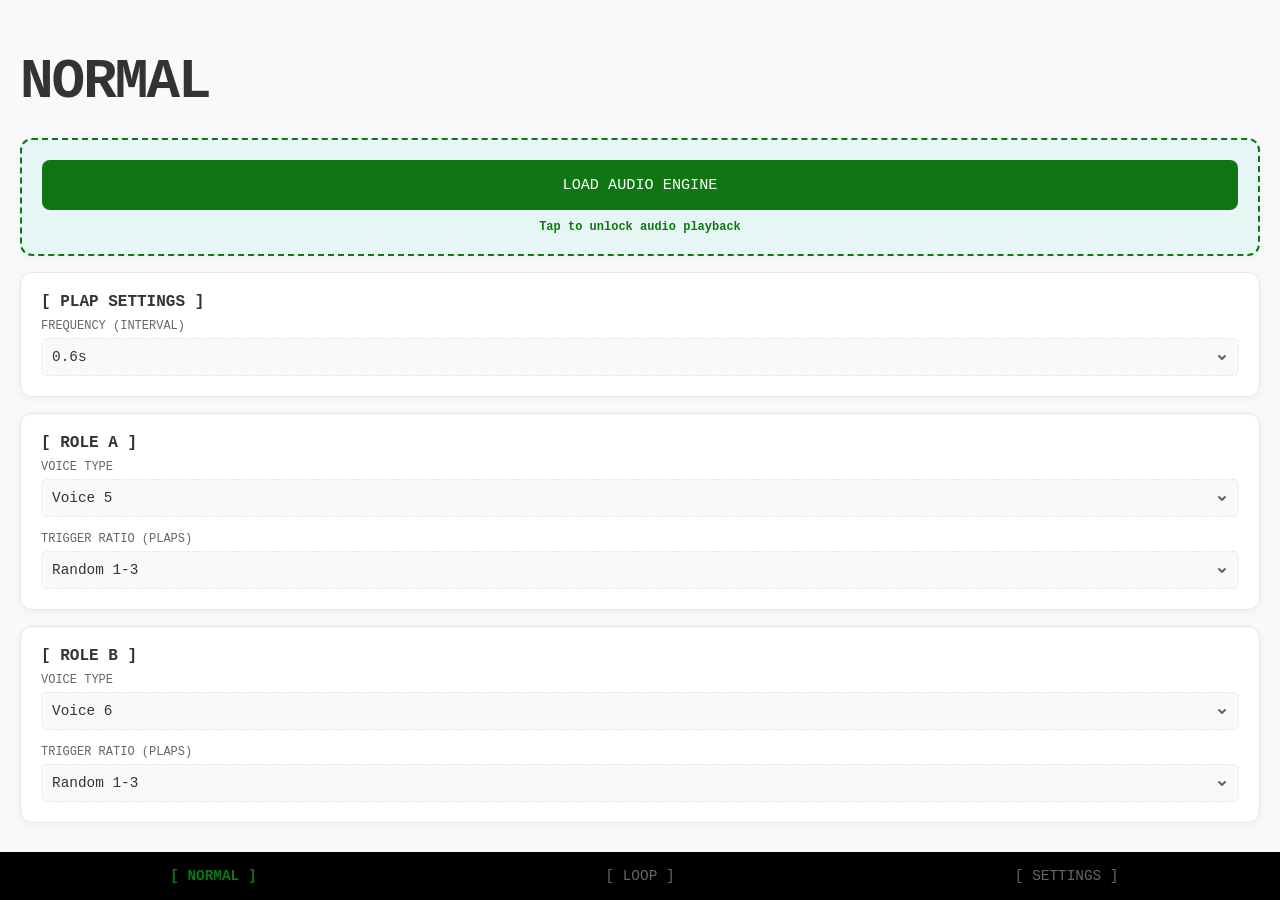
<file: index.html>
<!DOCTYPE html>
<html lang="zh-CN">

<head>
    <meta charset="UTF-8">
    <meta name="viewport"
        content="width=device-width, initial-scale=1.0, maximum-scale=1.0, user-scalable=no, viewport-fit=cover">
    <meta name="apple-mobile-web-app-capable" content="yes">
    <meta name="apple-mobile-web-app-status-bar-style" content="black-translucent">
    <title>Audio Player</title>
    <link rel="stylesheet" href="style.css">
    <link rel="manifest" href="manifest.json">
    <link rel="apple-touch-icon" href="apple-touch-icon.png">
    <style>
        /* 页面标题样式 */
        .page-title {
            font-size: 3.5rem;
            font-weight: bold;
            margin-bottom: 24px;
            color: var(--text-primary);
            letter-spacing: -2px;
            text-transform: uppercase;
        }

        /* 播放按钮样式覆盖 (实线边框) */
        .play-btn {
            border-style: solid !important;
        }

        /* 播放状态下的文字颜色覆盖 */
        .play-btn.playing {
            color: white !important;
        }

        /* 自定义滑块样式 (放大拖动按钮) */
        input[type="range"] {
            -webkit-appearance: none;
            appearance: none;
            width: 100%;
            height: 88px;
            /* 点击区域高度 */
            background: transparent;
        }

        /* 轨道样式 */
        input[type="range"]::-webkit-slider-runnable-track {
            width: 100%;
            height: 6px;
            background: var(--border-color);
            border-radius: 3px;
        }

        /* 拖动滑块 (Thumb) 样式 - 放大到两倍 */
        input[type="range"]::-webkit-slider-thumb {
            -webkit-appearance: none;
            appearance: none;
            width: 36px;
            height: 36px;
            background: #ffffff;
            border: 2px solid var(--accent-color);
            border-radius: 50%;
            margin-top: -11px;
            /* (轨道高度/2) - (滑块高度/2) */
            box-shadow: 0 2px 5px rgba(0, 0, 0, 0.2);
        }

        /* Stepper 样式 */
        .stepper {
            display: flex;
            align-items: center;
            justify-content: space-between;
            background: var(--bg-color);
            border: 1px dashed var(--border-color);
            border-radius: 8px;
            padding: 5px 10px;
            margin-top: 5px;
        }

        .stepper-val {
            font-size: 1.1rem;
            font-weight: bold;
            color: var(--accent-color);
        }

        .stepper-controls {
            display: flex;
            gap: 10px;
        }

        .step-btn {
            width: 40px;
            height: 40px;
            border-radius: 6px;
            border: 1px solid var(--border-color);
            background: white;
            font-family: inherit;
            font-size: 1.2rem;
            color: var(--accent-color);
            display: flex;
            align-items: center;
            justify-content: center;
            cursor: pointer;
            box-shadow: 0 1px 3px rgba(0,0,0,0.1);
        }

        .step-btn:active {
            background-color: var(--bg-color);
            transform: translateY(1px);
        }
    </style>
</head>

<body>
    <div id="app">

        <!-- 页面内容区域 -->
        <main class="content-area" style="padding-top: calc(env(safe-area-inset-top, 44px) + 50px); padding-bottom: 40px !important;">
            <!-- 页面 1: 普通播放 (HOME) -->
            <section id="view-normal" class="view active">
                <h1 class="page-title">NORMAL</h1>

                <!-- 首页快速加载按钮 -->
                <div id="home-load-area" class="card" style="border: 2px dashed var(--accent-color); background-color: var(--accent-light);">
                    <div id="home-load-btn" class="action-btn" style="border: none; background: var(--accent-color); color: white;">
                        <span>LOAD AUDIO ENGINE</span>
                    </div>
                    <p style="font-size: 0.75rem; color: var(--accent-color); text-align: center; margin-top: 10px; font-weight: bold;">
                        Tap to unlock audio playback
                    </p>
                </div>
                
                <!-- 拍打声设置 -->
                <div class="card">
                    <h2 class="card-title">[ PLAP SETTINGS ]</h2>
                    <div class="control-group">
                        <label>Frequency (Interval)</label>
                        <select id="plap-interval">
                            <option value="50">0.05s (Max)</option>
                            <option value="100">0.1s</option>
                            <option value="150">0.15s</option>
                            <option value="200">0.2s (Fast)</option>
                            <option value="300">0.3s</option>
                            <option value="600" selected>0.6s</option>
                            <option value="900">0.9s</option>
                            <option value="1200">1.2s</option>
                            <option value="1500">1.5s (Slow)</option>
                        </select>
                    </div>
                </div>

                <!-- 角色A设置 -->
                <div class="card">
                    <h2 class="card-title">[ ROLE A ]</h2>
                    <div class="control-group">
                        <label>Voice Type</label>
                        <select id="role-a-voice">
                            <option value="1">Voice 1</option>
                            <option value="2">Voice 2</option>
                            <option value="3">Voice 3</option>
                            <option value="4">Voice 4</option>
                            <option value="5" selected>Voice 5</option>
                            <option value="6">Voice 6</option>
                            <option value="7">Voice 7</option>
                        </select>
                    </div>
                    <div class="control-group">
                        <label>Trigger Ratio (Plaps)</label>
                        <select id="role-a-ratio">
                            <option value="none">None</option>
                            <option value="1">Every 1 plap</option>
                            <option value="2">Every 2 plaps</option>
                            <option value="3">Every 3 plaps</option>
                            <option value="4">Every 4 plaps</option>
                            <option value="5">Every 5 plaps</option>
                            <option value="6">Every 6 plaps</option>
                            <option value="random-1-3" selected>Random 1-3</option>
                            <option value="random-4-6">Random 4-6</option>
                        </select>
                    </div>
                </div>

                <!-- 角色B设置 -->
                <div class="card">
                    <h2 class="card-title">[ ROLE B ]</h2>
                    <div class="control-group">
                        <label>Voice Type</label>
                        <select id="role-b-voice">
                            <option value="none">None</option>
                            <option value="1">Voice 1</option>
                            <option value="2">Voice 2</option>
                            <option value="3">Voice 3</option>
                            <option value="4">Voice 4</option>
                            <option value="5">Voice 5</option>
                            <option value="6" selected>Voice 6</option>
                            <option value="7">Voice 7</option>
                        </select>
                    </div>
                    <div class="control-group">
                        <label>Trigger Ratio (Plaps)</label>
                        <select id="role-b-ratio">
                            <option value="none">None</option>
                            <option value="1">Every 1 plap</option>
                            <option value="2">Every 2 plaps</option>
                            <option value="3">Every 3 plaps</option>
                            <option value="4">Every 4 plaps</option>
                            <option value="5">Every 5 plaps</option>
                            <option value="6">Every 6 plaps</option>
                            <option value="random-1-3" selected>Random 1-3</option>
                            <option value="random-4-6">Random 4-6</option>
                        </select>
                    </div>
                </div>

                <div class="main-controls" style="margin-top: 30px;">
                    <button id="main-play-btn" class="action-btn play-btn">
                        <span>START PLAYBACK</span>
                    </button>
                </div>
            </section>

            <!-- 页面 2: 循环播放 -->
            <section id="view-loop" class="view">
                <h1 class="page-title">LOOP</h1>
                <!-- 片段数量设置 -->
                <div class="card">
                    <h2 class="card-title">[ LOOP CONFIG ]</h2>
                    <div class="control-group">
                        <label>Number of Segments</label>
                        <select id="loop-segment-count">
                            <option value="2">2 Segments</option>
                            <option value="3" selected>3 Segments</option>
                            <option value="4">4 Segments</option>
                        </select>
                    </div>
                </div>

                <!-- 全局音色设置 -->
                <div class="card">
                    <h2 class="card-title">[ GLOBAL VOICES ]</h2>
                    <div class="control-group">
                        <label>Role A Voice</label>
                        <select id="loop-role-a-voice">
                            <option value="1">Voice 1</option>
                            <option value="2">Voice 2</option>
                            <option value="3">Voice 3</option>
                            <option value="4">Voice 4</option>
                            <option value="5" selected>Voice 5</option>
                            <option value="6">Voice 6</option>
                            <option value="7">Voice 7</option>
                        </select>
                    </div>
                    <div class="control-group">
                        <label>Role B Voice</label>
                        <select id="loop-role-b-voice">
                            <option value="none">None</option>
                            <option value="1">Voice 1</option>
                            <option value="2">Voice 2</option>
                            <option value="3">Voice 3</option>
                            <option value="4">Voice 4</option>
                            <option value="5">Voice 5</option>
                            <option value="6">Voice 6</option>
                            <option value="7" selected>Voice 7</option>
                        </select>
                    </div>
                </div>

                <!-- 动态生成的片段卡片容器 -->
                <div id="loop-segments-container"></div>

                <div class="main-controls" style="margin-top: 30px;">
                    <button id="loop-play-btn" class="action-btn play-btn">
                        <span>START LOOP</span>
                    </button>
                </div>
            </section>

            <!-- 页面 3: 设置 -->
            <section id="view-settings" class="view">
                <h1 class="page-title">SETTINGS</h1>
                <!-- 数据管理卡片 -->
                <div class="card">
                    <h2 class="card-title">[ CACHE MANAGEMENT ]</h2>
                    <p class="card-desc">Clear cached audio and assets to free up space or fix issues.</p>
                    <div class="action-btn" id="clear-cache-btn"
                        style="border-style: dotted; font-size: 0.8rem; padding: 10px;">
                        <span>Clear App Cache</span>
                    </div>
                </div>

                <!-- 音量控制卡片 -->
                <div class="card">
                    <h2 class="card-title">[ VOLUME SETTINGS ]</h2>
                    <div class="control-group">
                        <label>Plap Sound Volume</label>
                        <input type="range" id="vol-plap" min="0" max="1" step="0.01" value="1"
                            style="width:100%; height: 50px; accent-color: var(--accent-color);">
                    </div>
                    <div class="control-group">
                        <label>Role A Volume</label>
                        <input type="range" id="vol-role-a" min="0" max="1" step="0.01" value="1"
                            style="width:100%; height: 50px; accent-color: var(--accent-color);">
                    </div>
                    <div class="control-group">
                        <label>Role B Volume</label>
                        <input type="range" id="vol-role-b" min="0" max="1" step="0.01" value="1"
                            style="width:100%; height: 50px; accent-color: var(--accent-color);">
                    </div>
                </div>
            </section>
        </main>

        <!-- 底部导航栏 -->
        <nav class="bottom-nav">
            <button class="nav-btn active" data-target="view-normal">[ NORMAL ]</button>
            <button class="nav-btn" data-target="view-loop">[ LOOP ]</button>
            <button class="nav-btn" data-target="view-settings">[ SETTINGS ]</button>
        </nav>
    </div>

    <script src="audio-engine.js"></script>
    <script src="app.js"></script>
</body>

</html>
</file>
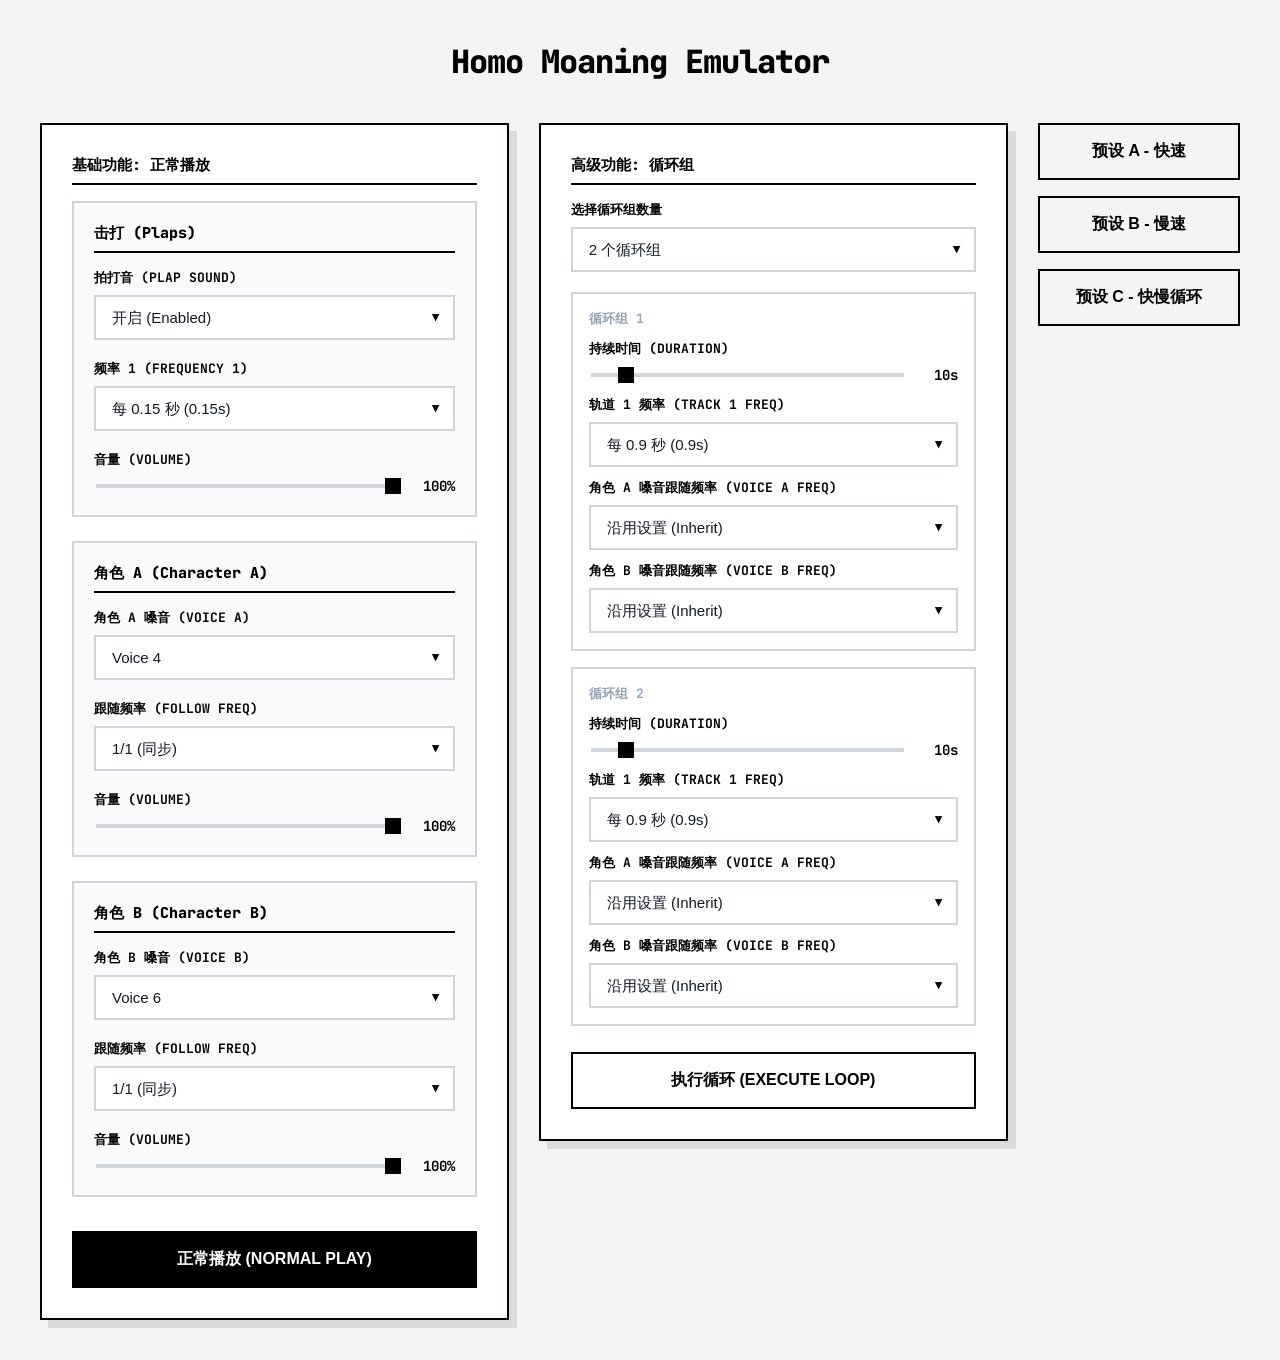
<file: Homo Moaning Emulator.html>
<!DOCTYPE html>
<html lang="zh-CN">

<head>
    <meta charset="UTF-8">
    <meta name="viewport" content="width=device-width, initial-scale=1.0">
    <title>Homo Moaning Emulator</title>
    <link href="https://fonts.googleapis.com/css2?family=JetBrains+Mono:wght@400;500;700;800&display=swap" rel="stylesheet">
    <style>
        :root {
            --bg-color: #f3f4f6;
            --panel-bg: #ffffff;
            --text-color: #111827;
            --primary: #000000;
            --primary-hover: #374151;
            --danger: #dc2626;
            --danger-hover: #b91c1c;
            --border-color: #d1d5db;
        }

        body {
            margin: 0;
            padding: 40px 20px;
            font-family: 'JetBrains Mono', Consolas, 'Courier New', monospace;
            background: var(--bg-color);
            color: var(--text-color);
            display: flex;
            flex-direction: column;
            align-items: center;
            min-height: 100vh;
            box-sizing: border-box;
        }

        .main-title {
            margin: 0 0 40px 0;
            font-size: 32px;
            font-weight: 900;
            text-align: center;
            color: var(--primary);
            letter-spacing: -1px;
        }

        .main-layout {
            display: flex;
            flex-direction: column;
            gap: 30px;
            width: 100%;
            max-width: 1200px;
        }

        @media (min-width: 768px) {
            .main-layout {
                flex-direction: row;
                align-items: flex-start;
            }
        }

        .container {
            background: var(--panel-bg);
            border: 2px solid var(--primary);
            padding: 30px;
            width: 100%;
            flex: 1;
            box-sizing: border-box;
            box-shadow: 8px 8px 0px rgba(0, 0, 0, 0.1);
        }

        .form-group {
            margin-bottom: 20px;
        }

        .form-group label {
            display: block;
            margin-bottom: 8px;
            font-size: 13px;
            font-weight: 700;
            color: var(--primary);
            text-transform: uppercase;
        }

        select {
            width: 100%;
            padding: 12px 16px;
            border-radius: 0;
            background: #ffffff;
            border: 2px solid var(--border-color);
            color: var(--text-color);
            font-size: 15px;
            font-weight: 500;
            outline: none;
            cursor: pointer;
            transition: border-color 0.2s;
            appearance: none;
        }

        .select-wrapper {
            position: relative;
        }

        .select-wrapper::after {
            content: "▼";
            font-size: 12px;
            position: absolute;
            right: 16px;
            top: 50%;
            transform: translateY(-50%);
            color: var(--primary);
            pointer-events: none;
        }

        select:focus {
            border-color: var(--primary);
        }

        button {
            width: 100%;
            padding: 16px;
            border-radius: 0;
            border: 2px solid var(--primary);
            background: var(--primary);
            color: white;
            font-size: 16px;
            font-weight: 700;
            text-transform: uppercase;
            cursor: pointer;
            transition: all 0.2s ease;
            margin-top: 10px;
        }

        button:hover {
            background: var(--panel-bg);
            color: var(--primary);
        }

        button:active {
            transform: translateY(2px);
        }

        button.playing {
            background: var(--danger);
            border-color: var(--danger);
            color: white;
        }

        button.playing:hover {
            background: var(--panel-bg);
            color: var(--danger);
        }

        .track-container {
            background: #f9fafb;
            border: 2px solid var(--border-color);
            padding: 20px;
            margin-bottom: 24px;
        }

        .track-title {
            margin: 0 0 16px 0;
            font-size: 15px;
            font-weight: 800;
            color: var(--primary);
            border-bottom: 2px solid var(--primary);
            padding-bottom: 8px;
        }

        .track-container .form-group:last-child {
            margin-bottom: 0;
        }

        .loop-section {
            margin-top: 0;
        }

        .loop-group-block {
            background: #ffffff;
            padding: 16px;
            margin-bottom: 16px;
            border: 2px solid var(--border-color);
            transition: all 0.2s ease;
        }

        .loop-group-block.active {
            border-color: var(--primary);
            background: #f3f4f6;
        }

        .slider-group {
            display: flex;
            align-items: center;
            gap: 12px;
        }

        .slider-group input[type="range"] {
            flex: 1;
            accent-color: var(--primary);
            height: 4px;
            background: var(--border-color);
            appearance: none;
            outline: none;
        }

        .slider-group input[type="range"]::-webkit-slider-thumb {
            appearance: none;
            width: 16px;
            height: 16px;
            background: var(--primary);
            cursor: pointer;
            border-radius: 0;
        }

        .slider-value {
            font-size: 14px;
            font-weight: 700;
            color: var(--primary);
            min-width: 40px;
            text-align: right;
        }

        .execute-btn {
            background: #ffffff;
            color: var(--primary);
            border: 2px solid var(--primary);
        }

        .execute-btn:hover {
            background: var(--primary);
            color: #ffffff;
        }

        .execute-btn.playing {
            background: var(--danger);
            border-color: var(--danger);
            color: white;
        }

        .execute-btn.playing:hover {
            background: #ffffff;
            color: var(--danger);
        }

        .presets-card {
            display: flex;
            flex-direction: column;
            gap: 16px;
            flex: 0.5;
            min-width: 200px;
        }

        .presets-card button {
            margin: 0;
            background: transparent;
            color: var(--primary);
        }

        .presets-card button:hover {
            background: var(--primary);
            color: #ffffff;
        }

        /* Ripple Effect */
        #ripple-container {
            position: fixed;
            top: 0;
            left: 0;
            width: 100vw;
            height: 100vh;
            pointer-events: none;
            overflow: hidden;
            z-index: -1;
        }

        .ripple {
            position: absolute;
            left: 50%;
            transform: translateX(-50%);
            border-radius: 50%;
            border: solid #000000;
            pointer-events: none;
            animation: ripple-anim 1.5s cubic-bezier(0.1, 0.8, 0.3, 1) forwards;
        }

        @keyframes ripple-anim {
            0% {
                width: 1000px;
                height: 1000px;
                bottom: -3020px;
                border-width: 1000px;
                opacity: 1;
            }

            100% {
                width: 5000px;
                height: 5000px;
                bottom: -3020px;
                border-width: 5px;
                opacity: 0;
            }
        }

        /* Shake Effect */
        @keyframes shake {
            0% {
                transform: translate(0, 0);
            }

            20% {
                transform: translate(-2px, 2px);
            }

            40% {
                transform: translate(2px, -2px);
            }

            60% {
                transform: translate(-2px, -1px);
            }

            80% {
                transform: translate(1px, 2px);
            }

            100% {
                transform: translate(0, 0);
            }
        }

        .shake-active {
            animation: shake 0.2s cubic-bezier(.36, .07, .19, .97) both;
        }
    </style>
</head>

<body>
    <div id="ripple-container"></div>

    <h1 class="main-title">Homo Moaning Emulator</h1>
    <div class="main-layout">
        <div class="container normal-play-card">
            <h3 class="track-title" style="margin-top:0;">基础功能: 正常播放</h3>

            <div class="track-container">
                <h3 class="track-title">击打 (Plaps)</h3>
                <div class="form-group">
                    <label for="voiceSelect1">拍打音 (Plap Sound)</label>
                    <div class="select-wrapper">
                        <select id="voiceSelect1">
                            <option value="plaps" selected>开启 (Enabled)</option>
                            <option value="disabled">禁用 (Disabled)</option>
                        </select>
                    </div>
                </div>
                <div class="form-group">
                    <label for="freqSelect1">频率 1 (Frequency 1)</label>
                    <div class="select-wrapper">
                        <select id="freqSelect1">
                            <option value="0.15">每 0.15 秒 (0.15s)</option>
                            <option value="0.3">每 0.3 秒 (0.3s)</option>
                            <option value="0.6">每 0.6 秒 (0.6s)</option>
                            <option value="0.9">每 0.9 秒 (0.9s)</option>
                            <option value="1.2">每 1.2 秒 (1.2s)</option>
                            <option value="1.5">每 1.5 秒 (1.5s)</option>
                        </select>
                    </div>
                </div>
                <div class="form-group">
                    <label>音量 (Volume)</label>
                    <div class="slider-group">
                        <input type="range" id="volSelect1" min="0" max="100" value="100" step="1"
                            oninput="document.getElementById('volVal1').textContent = this.value + '%'">
                        <span class="slider-value" id="volVal1">100%</span>
                    </div>
                </div>
            </div>

            <div class="track-container">
                <h3 class="track-title">角色 A (Character A)</h3>
                <div class="form-group">
                    <label for="voiceSelect2">角色 A 嗓音 (Voice A)</label>
                    <div class="select-wrapper">
                        <select id="voiceSelect2">
                            <option value="1">Voice 1</option>
                            <option value="2">Voice 2</option>
                            <option value="3">Voice 3</option>
                            <option value="4" selected>Voice 4</option>
                            <option value="5">Voice 5</option>
                            <option value="6">Voice 6</option>
                            <option value="7">Voice 7</option>
                        </select>
                    </div>
                </div>
                <div class="form-group">
                    <label for="freqSelect2">跟随频率 (Follow Freq)</label>
                    <div class="select-wrapper">
                        <select id="freqSelect2">
                            <option value="1">1/1 (同步)</option>
                            <option value="2">1/2 (两拍一次)</option>
                            <option value="3">1/3 (三拍一次)</option>
                            <option value="4">1/4 (四拍一次)</option>
                            <option value="5">1/5 (五拍一次)</option>
                            <option value="6">1/6 (六拍一次)</option>
                            <option value="random_high">高频随机 (High Freq Random)</option>
                            <option value="random_low">低频随机 (Low Freq Random)</option>
                        </select>
                    </div>
                </div>
                <div class="form-group">
                    <label>音量 (Volume)</label>
                    <div class="slider-group">
                        <input type="range" id="volSelect2" min="0" max="100" value="100" step="1"
                            oninput="document.getElementById('volVal2').textContent = this.value + '%'">
                        <span class="slider-value" id="volVal2">100%</span>
                    </div>
                </div>
            </div>

            <div class="track-container">
                <h3 class="track-title">角色 B (Character B)</h3>
                <div class="form-group">
                    <label for="voiceSelect3">角色 B 嗓音 (Voice B)</label>
                    <div class="select-wrapper">
                        <select id="voiceSelect3">
                            <option value="disabled">禁用 (Disabled)</option>
                            <option value="1">Voice 1</option>
                            <option value="2">Voice 2</option>
                            <option value="3">Voice 3</option>
                            <option value="4">Voice 4</option>
                            <option value="5">Voice 5</option>
                            <option value="6" selected>Voice 6</option>
                            <option value="7">Voice 7</option>
                        </select>
                    </div>
                </div>
                <div class="form-group">
                    <label for="freqSelect3">跟随频率 (Follow Freq)</label>
                    <div class="select-wrapper">
                        <select id="freqSelect3">
                            <option value="1">1/1 (同步)</option>
                            <option value="2">1/2 (两拍一次)</option>
                            <option value="3">1/3 (三拍一次)</option>
                            <option value="4">1/4 (四拍一次)</option>
                            <option value="5">1/5 (五拍一次)</option>
                            <option value="6">1/6 (六拍一次)</option>
                            <option value="random_high">高频随机 (High Freq Random)</option>
                            <option value="random_low">低频随机 (Low Freq Random)</option>
                        </select>
                    </div>
                </div>
                <div class="form-group">
                    <label>音量 (Volume)</label>
                    <div class="slider-group">
                        <input type="range" id="volSelect3" min="0" max="100" value="100" step="1"
                            oninput="document.getElementById('volVal3').textContent = this.value + '%'">
                        <span class="slider-value" id="volVal3">100%</span>
                    </div>
                </div>
            </div>

            <button id="playBtn">正常播放 (Normal Play)</button>
        </div>

        <div class="container advanced-play-card">
            <h3 class="track-title" style="margin-top:0;">高级功能: 循环组</h3>
            <div class="form-group">
                <label for="loopCountSelect">选择循环组数量</label>
                <div class="select-wrapper">
                    <select id="loopCountSelect">
                        <option value="2" selected>2 个循环组</option>
                        <option value="3">3 个循环组</option>
                        <option value="4">4 个循环组</option>
                    </select>
                </div>
            </div>

            <div id="loopGroupsContainer">
                <!-- Dynamically generated loop groups -->
            </div>

            <button id="executeLoopBtn" class="execute-btn">执行循环 (Execute Loop)</button>
        </div>

        <div class="presets-card">
            <button id="presetA">预设 A - 快速</button>
            <button id="presetB">预设 B - 慢速</button>
            <button id="presetC">预设 C - 快慢循环</button>
        </div>
    </div>

    <script>
        // Audio file configuration based on directory contents
        const voiceData = {
            "1": { ext: "mp3", count: 15 },
            "2": { ext: "wav", count: 20 },
            "3": { ext: "mp3", count: 23 },
            "4": { ext: "wav", count: 20 },
            "5": { ext: "mp3", count: 13 },
            "6": { ext: "mp3", count: 20 },
            "7": { ext: "mp3", count: 19 }
        };

        let isPlaying = false;
        let isLoopMode = false;
        let mainTimerId = null;
        let tickCount = 0;

        let lastPlayed = { 1: null, 2: null, 3: null };
        let nextTickTarget = { 2: 0, 3: 0 };

        // Loop Mode States
        let currentLoopIndex = 0;
        let loopTimeRemainingMs = 0;

        const playBtn = document.getElementById('playBtn');
        const executeLoopBtn = document.getElementById('executeLoopBtn');

        const loopCountSelect = document.getElementById('loopCountSelect');
        const loopGroupsContainer = document.getElementById('loopGroupsContainer');

        const elements = {
            1: {
                voiceSelect: document.getElementById('voiceSelect1'),
                freqSelect: document.getElementById('freqSelect1'),
                volSelect: document.getElementById('volSelect1')
            },
            2: {
                voiceSelect: document.getElementById('voiceSelect2'),
                freqSelect: document.getElementById('freqSelect2'),
                volSelect: document.getElementById('volSelect2')
            },
            3: {
                voiceSelect: document.getElementById('voiceSelect3'),
                freqSelect: document.getElementById('freqSelect3'),
                volSelect: document.getElementById('volSelect3')
            }
        };

        function generateLoopGroups() {
            const count = parseInt(loopCountSelect.value, 10);
            loopGroupsContainer.innerHTML = '';
            for (let i = 0; i < count; i++) {
                const block = document.createElement('div');
                block.className = 'loop-group-block';
                block.id = `loopBlock_${i}`;
                block.innerHTML = `
                <div style="font-size:13px; font-weight:600; margin-bottom:12px; color:#94a3b8;">循环组 ${i + 1}</div>
                <div class="form-group" style="margin-bottom: 12px;">
                    <label>持续时间 (Duration)</label>
                    <div class="slider-group">
                        <input type="range" id="loopDuration_${i}" min="5" max="60" value="10" step="1" oninput="document.getElementById('loopDurationVal_${i}').textContent = this.value + 's'">
                        <span class="slider-value" id="loopDurationVal_${i}">10s</span>
                    </div>
                </div>
                <div class="form-group" style="margin-bottom: 12px;">
                    <label>轨道 1 频率 (Track 1 Freq)</label>
                    <div class="select-wrapper">
                        <select id="loopFreq_${i}">
                            <option value="0.15">每 0.15 秒 (0.15s)</option>
                            <option value="0.3">每 0.3 秒 (0.3s)</option>
                            <option value="0.6">每 0.6 秒 (0.6s)</option>
                            <option value="0.9" selected>每 0.9 秒 (0.9s)</option>
                            <option value="1.2">每 1.2 秒 (1.2s)</option>
                            <option value="1.5">每 1.5 秒 (1.5s)</option>
                        </select>
                    </div>
                </div>
                <div class="form-group" style="margin-bottom: 12px;">
                    <label>角色 A 嗓音跟随频率 (Voice A Freq)</label>
                    <div class="select-wrapper">
                        <select id="loopVoice1Freq_${i}">
                            <option value="inherit" selected>沿用设置 (Inherit)</option>
                            <option value="1">1/1 (同步)</option>
                            <option value="2">1/2 (两拍一次)</option>
                            <option value="3">1/3 (三拍一次)</option>
                            <option value="4">1/4 (四拍一次)</option>
                            <option value="5">1/5 (五拍一次)</option>
                            <option value="6">1/6 (六拍一次)</option>
                            <option value="random_high">高频随机 (High Freq Random)</option>
                            <option value="random_low">低频随机 (Low Freq Random)</option>
                        </select>
                    </div>
                </div>
                <div class="form-group" style="margin-bottom: 0;">
                    <label>角色 B 嗓音跟随频率 (Voice B Freq)</label>
                    <div class="select-wrapper">
                        <select id="loopVoice2Freq_${i}">
                            <option value="inherit" selected>沿用设置 (Inherit)</option>
                            <option value="1">1/1 (同步)</option>
                            <option value="2">1/2 (两拍一次)</option>
                            <option value="3">1/3 (三拍一次)</option>
                            <option value="4">1/4 (四拍一次)</option>
                            <option value="5">1/5 (五拍一次)</option>
                            <option value="6">1/6 (六拍一次)</option>
                            <option value="random_high">高频随机 (High Freq Random)</option>
                            <option value="random_low">低频随机 (Low Freq Random)</option>
                        </select>
                    </div>
                </div>
            `;
                loopGroupsContainer.appendChild(block);
            }
        }

        loopCountSelect.addEventListener('change', generateLoopGroups);
        generateLoopGroups(); // Initial render

        function playTrackAudio(trackId) {
            const voice = elements[trackId].voiceSelect.value;
            if (voice === "disabled") return;

            let src;
            let count;

            if (trackId === 1) { // Plaps
                count = 23;
                let randomNum;
                do {
                    randomNum = Math.floor(Math.random() * count) + 1;
                } while (randomNum === lastPlayed[trackId] && count > 1);
                lastPlayed[trackId] = randomNum;
                src = `plaps/plap_${randomNum}.wav`;

                // Visual Effects for Plaps
                createRipple();
                triggerShake();
            } else { // Voices
                const data = voiceData[voice];
                count = data.count;
                let randomNum;
                do {
                    randomNum = Math.floor(Math.random() * count) + 1;
                } while (randomNum === lastPlayed[trackId] && count > 1);
                lastPlayed[trackId] = randomNum;
                src = `Voice/${voice}/${voice}_${randomNum}.${data.ext}`;
            }

            const audio = new Audio(src);
            audio.volume = parseInt(elements[trackId].volSelect.value, 10) / 100.0;
            audio.play().catch(e => console.error(`Audio play failed (Track ${trackId}):`, e));
        }

        function getRatio(trackId) {
            let val = elements[trackId].freqSelect.value;

            if (isLoopMode && currentLoopIndex >= 0) {
                let loopVal;
                if (trackId === 2) loopVal = document.getElementById(`loopVoice1Freq_${currentLoopIndex}`).value;
                if (trackId === 3) loopVal = document.getElementById(`loopVoice2Freq_${currentLoopIndex}`).value;

                if (loopVal && loopVal !== "inherit") {
                    val = loopVal;
                }
            }

            if (val === "random_high") {
                const options = [1, 2, 3];
                return options[Math.floor(Math.random() * options.length)];
            }
            if (val === "random_low") {
                const options = [4, 5, 6];
                return options[Math.floor(Math.random() * options.length)];
            }
            return parseInt(val, 10);
        }

        function mainLoop() {
            if (!isPlaying) return;

            let intervalSec;

            if (isLoopMode) {
                if (loopTimeRemainingMs <= 0) {
                    const prevBlock = document.getElementById(`loopBlock_${currentLoopIndex}`);
                    if (prevBlock) prevBlock.classList.remove('active');

                    const count = parseInt(loopCountSelect.value, 10);
                    currentLoopIndex = (currentLoopIndex + 1) % count;

                    const currBlock = document.getElementById(`loopBlock_${currentLoopIndex}`);
                    if (currBlock) currBlock.classList.add('active');

                    const durationSec = parseInt(document.getElementById(`loopDuration_${currentLoopIndex}`).value, 10);
                    loopTimeRemainingMs = durationSec * 1000;
                }
                intervalSec = parseFloat(document.getElementById(`loopFreq_${currentLoopIndex}`).value);
            } else {
                intervalSec = parseFloat(elements[1].freqSelect.value);
            }

            const intervalMs = intervalSec * 1000;

            if (isLoopMode) {
                loopTimeRemainingMs -= intervalMs;
            }

            if (elements[1].voiceSelect.value !== "disabled") {
                playTrackAudio(1);
            }

            if (elements[2].voiceSelect.value !== "disabled") {
                if (tickCount >= nextTickTarget[2]) {
                    playTrackAudio(2);
                    nextTickTarget[2] = tickCount + getRatio(2);
                }
            }

            if (elements[3].voiceSelect.value !== "disabled") {
                if (tickCount >= nextTickTarget[3]) {
                    playTrackAudio(3);
                    nextTickTarget[3] = tickCount + getRatio(3);
                }
            }

            tickCount++;

            mainTimerId = setTimeout(mainLoop, intervalMs);
        }

        function stopAll() {
            isPlaying = false;
            isLoopMode = false;

            playBtn.textContent = '正常播放 (Normal Play)';
            playBtn.classList.remove('playing');

            executeLoopBtn.textContent = '执行循环 (Execute Loop)';
            executeLoopBtn.classList.remove('playing');

            const count = parseInt(loopCountSelect.value, 10);
            for (let i = 0; i < count; i++) {
                const block = document.getElementById(`loopBlock_${i}`);
                if (block) block.classList.remove('active');
            }

            if (mainTimerId) {
                clearTimeout(mainTimerId);
                mainTimerId = null;
            }
        }

        function startPlayback(loopMode) {
            if (isPlaying) stopAll(); // Stop any current playback

            isPlaying = true;
            isLoopMode = loopMode;

            lastPlayed = { 1: null, 2: null, 3: null };
            tickCount = 0;
            nextTickTarget = { 2: 0, 3: 0 };

            if (isLoopMode) {
                executeLoopBtn.textContent = '停止执行 (Stop)';
                executeLoopBtn.classList.add('playing');

                currentLoopIndex = -1; // starts at 0 initially since remaining time is 0
                loopTimeRemainingMs = 0;
            } else {
                playBtn.textContent = '停止 (Stop)';
                playBtn.classList.add('playing');
            }

            mainLoop();
        }

        playBtn.addEventListener('click', () => {
            if (isPlaying && !isLoopMode) stopAll();
            else startPlayback(false);
        });

        executeLoopBtn.addEventListener('click', () => {
            if (isPlaying && isLoopMode) stopAll();
            else startPlayback(true);
        });

        elements[1].voiceSelect.addEventListener('change', () => { lastPlayed[1] = null; });
        elements[2].voiceSelect.addEventListener('change', () => {
            lastPlayed[2] = null;
            if (isPlaying && elements[2].voiceSelect.value !== "disabled") {
                nextTickTarget[2] = tickCount;
            }
        });
        elements[3].voiceSelect.addEventListener('change', () => {
            lastPlayed[3] = null;
            if (isPlaying && elements[3].voiceSelect.value !== "disabled") {
                nextTickTarget[3] = tickCount;
            }
        });

        // Preset Button Logic
        document.getElementById('presetA').addEventListener('click', () => {
            elements[1].freqSelect.value = "0.3";
            elements[2].freqSelect.value = "random_low";
            elements[3].freqSelect.value = "random_low";
        });

        document.getElementById('presetB').addEventListener('click', () => {
            elements[1].freqSelect.value = "0.9";
            elements[2].freqSelect.value = "random_high";
            elements[3].freqSelect.value = "random_high";
        });

        document.getElementById('presetC').addEventListener('click', () => {
            loopCountSelect.value = "2";
            generateLoopGroups(); // Force DOM rebuild

            // Group 1: 15s Preset A
            document.getElementById('loopDuration_0').value = "15";
            document.getElementById('loopDurationVal_0').textContent = "15s";
            document.getElementById('loopFreq_0').value = "0.3";
            document.getElementById('loopVoice1Freq_0').value = "random_low";
            document.getElementById('loopVoice2Freq_0').value = "random_low";

            // Group 2: 10s Preset B
            document.getElementById('loopDuration_1').value = "10";
            document.getElementById('loopDurationVal_1').textContent = "10s";
            document.getElementById('loopFreq_1').value = "0.9";
            document.getElementById('loopVoice1Freq_1').value = "random_high";
            document.getElementById('loopVoice2Freq_1').value = "random_high";
        });

        // Effect Functions
        function createRipple() {
            const container = document.getElementById('ripple-container');
            if (!container) return;
            const ripple = document.createElement('div');
            ripple.className = 'ripple';
            container.appendChild(ripple);
            setTimeout(() => ripple.remove(), 1500);
        }

        function triggerShake() {
            const container = document.getElementById('ripple-container');
            if (!container) return;
            container.classList.remove('shake-active');
            void container.offsetWidth; // trigger reflow
            container.classList.add('shake-active');
        }

    </script>
</body>

</html>
</file>
<file: style.css>
:root {
    --bg-color: #f8f9fa;
    --card-bg: #ffffff;
    --text-primary: #333333;
    --text-secondary: #666666;
    --accent-color: #107613;
    /* Teal/Green color matching the screenshot */
    --accent-light: #e6f6f4;
    --border-color: #e5e7eb;

    /* Font */
    --font-mono: ui-monospace, SFMono-Regular, Menlo, Monaco, Consolas, "Liberation Mono", "Courier New", monospace;

    /* Safely padding for iPhone notch/home bar */
    --safe-bottom: env(safe-area-inset-bottom, 20px);
    --safe-top: env(safe-area-inset-top, 44px);
}

* {
    box-sizing: border-box;
    margin: 0;
    padding: 0;
    -webkit-tap-highlight-color: transparent;
}

html {
    height: 100%;
    background-color: #000000;
}

body {
    margin: 0;
    padding: 0;
    width: 100%;
    min-height: 100%;
    min-height: 100dvh;
    overflow: hidden;
    user-select: none;
    -webkit-user-select: none;
    font-family: var(--font-mono);
    background-color: #000000;
    color: var(--text-primary);
}

#app {
    display: flex;
    flex-direction: column;
    position: fixed;
    top: 0;
    left: 0;
    right: 0;
    /* height will be set by JS via window.innerHeight */
    background-color: #000000;
}


/* Content Area */
.content-area {
    flex: 1;
    overflow-y: auto;
    padding: 20px;
    padding-bottom: 120px;
    /* Leave space for bottom nav */
    position: relative;
    background-color: var(--bg-color);
    /* 内容区保持浅灰色 */
}

.main-controls {
    margin-bottom: 20px;
}

.play-btn {
    border-style: solid;
    /* Make play button stand out with solid border */
    background-color: var(--accent-color);
    color: white;
    font-weight: bold;
}

.play-btn.playing {
    background-color: #ef4444;
    /* Red for STOP */
    border-color: #ef4444;
}

.control-group {
    margin-bottom: 15px;
}

.control-group:last-child {
    margin-bottom: 0;
}

.control-group label {
    display: block;
    font-size: 0.75rem;
    color: var(--text-secondary);
    margin-bottom: 5px;
    text-transform: uppercase;
}

.control-group select {
    width: 100%;
    padding: 10px;
    font-family: var(--font-mono);
    font-size: 0.9rem;
    background-color: var(--bg-color);
    border: 1px dashed var(--border-color);
    border-radius: 6px;
    color: var(--text-primary);
    outline: none;
    appearance: none;
    /* Remove native arrow */
    background-image: url("data:image/svg+xml,%3Csvg xmlns='http://www.w3.org/2000/svg' width='12' height='12' fill='none' stroke='%23666' stroke-width='2' stroke-linecap='round' stroke-linejoin='round'%3E%3Cpath d='m3 5 3 3 3-3'/%3E%3C/svg%3E");
    background-repeat: no-repeat;
    background-position: right 10px center;
}

.view {
    display: none;
    animation: fadeIn 0.3s ease;
}

.view.active {
    display: block;
}

@keyframes fadeIn {
    from {
        opacity: 0;
        transform: translateY(5px);
    }

    to {
        opacity: 1;
        transform: translateY(0);
    }
}

/* Cards (Screenshot style) */
.card {
    background-color: var(--card-bg);
    border-radius: 12px;
    padding: 20px;
    margin-bottom: 16px;
    box-shadow: 0 2px 8px rgba(0, 0, 0, 0.04);
    border: 1px solid var(--border-color);
}

.card-title {
    font-size: 1rem;
    margin-bottom: 8px;
    color: var(--text-primary);
}

.card-desc {
    font-size: 0.85rem;
    color: var(--text-secondary);
    margin-bottom: 16px;
    line-height: 1.5;
}

.action-btn {
    display: block;
    width: 100%;
    padding: 16px;
    text-align: center;
    border: 2px dashed var(--accent-color);
    color: var(--accent-color);
    background-color: transparent;
    border-radius: 8px;
    font-size: 0.95rem;
    font-family: inherit;
    cursor: pointer;
    transition: all 0.2s;
}

.action-btn:active {
    background-color: var(--accent-light);
}

/* Bottom Navigation */
.bottom-nav {
    position: relative;
    flex-shrink: 0;
    display: flex;
    background-color: #000000;
    z-index: 100;
}

.nav-btn {
    flex: 1;
    background: transparent;
    border: none;
    padding: 16px 0;
    font-family: inherit;
    font-size: 0.9rem;
    color: #666666;
    cursor: pointer;
    transition: color 0.2s;
}

.nav-btn.active {
    color: var(--accent-color);
    font-weight: bold;
}
</file>
